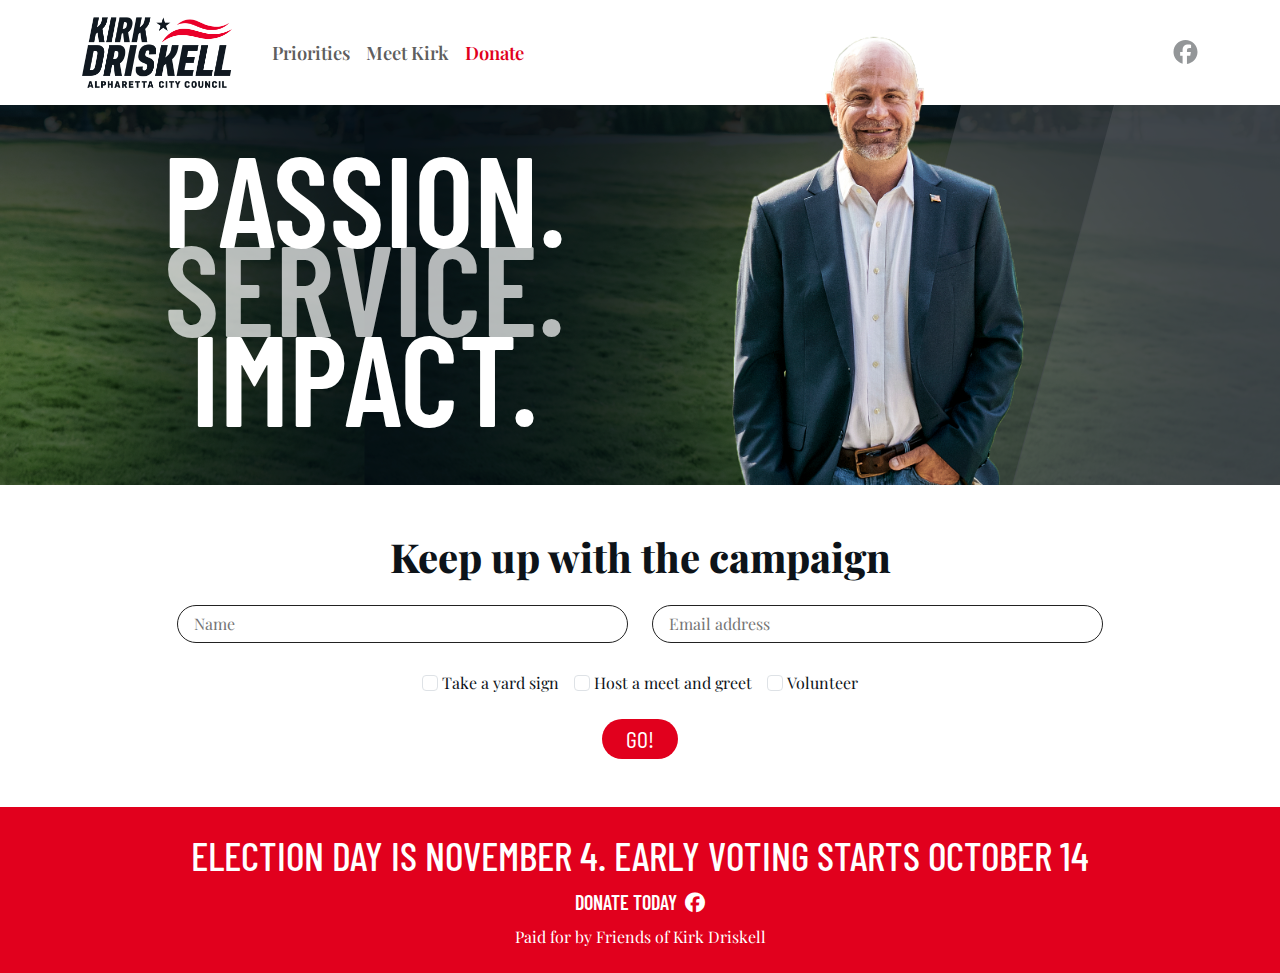
<file: index.html>
<!DOCTYPE html>
<html lang="en">

<head>

    <meta charset="UTF-8">
    <meta name="viewport" content="width=device-width, initial-scale=1.0">
    <meta name="description"
        content="Kirk Driskell for Alpharetta City Council - Learn more about Kirk's commitment to Alpharetta and how he's giving back through service.">
    <meta name="keywords"
        content="Kirk Driskell, Alpharetta City Council, Alpharetta City Council Campaign, Alpharetta Leadership, City Council Service">
    <meta name="author" content="Kirk Driskell">
    <meta name="robots" content="index, follow">
    <link rel="icon" type="image/png" href="images/logo.png">

    <link rel="stylesheet" href="https://cdnjs.cloudflare.com/ajax/libs/font-awesome/6.4.2/css/all.min.css">

    <title>Kirk Driskell - Alpharetta City Council</title>
    <link href="https://cdn.jsdelivr.net/npm/bootstrap@5.3.0/dist/css/bootstrap.min.css" rel="stylesheet">
    <link rel="stylesheet" href="css/style.css">
</head>

<body>
    <div class="position-relative">
        <header class="bg-white position-relative">
            <nav class="navbar navbar-expand-lg navbar-light">
                <div class="container py-1">
                    <!-- Logo -->
                    <a class="navbar-brand" href="index.html">
                        <img src="images/logo.png" alt="Kirk Driskell Logo" class="logo">
                    </a>

                    <!-- Toggler for mobile -->
                    <button class="navbar-toggler" type="button" data-bs-toggle="collapse"
                        data-bs-target="#navbarAboutLinks" aria-controls="navbarAboutLinks" aria-expanded="false"
                        aria-label="Toggle navigation">
                        <span class="navbar-toggler-icon"></span>
                    </button>

                    <!-- Links and Facebook icon -->
                    <div class="collapse navbar-collapse justify-content-between" id="navbarAboutLinks">
                        <!-- About Us Links -->
                        <ul class="navbar-nav ms-3">
                            <li class="nav-item">
                                <a class="nav-link" href="priorities.html">Priorities</a>
                            </li>
                            <li class="nav-item">
                                <a class="nav-link" href="meet-kirk.html">Meet Kirk</a>
                            </li>
                            <li class="nav-item">
                                <a class="nav-link text-red"
                                    href="https://secure.anedot.com/friends-for-kirk-driskell/donate"
                                    target="_blank">Donate</a>
                            </li>
                        </ul>

                        <!-- Facebook Icon -->
                        <a href="https://www.facebook.com/driskellforcouncil/" target="_blank"
                            class="facebook-icon ms-auto d-flex align-items-center">
                            <svg xmlns="http://www.w3.org/2000/svg" viewBox="0 0 512 512" width="24" height="24">
                                <path
                                    d="M512 256C512 114.6 397.4 0 256 0S0 114.6 0 256C0 376 82.7 476.8 194.2 504.5V334.2H141.4V256h52.8V222.3c0-87.1 39.4-127.5 125-127.5c16.2 0 44.2 3.2 55.7 6.4V172c-6-.6-16.5-1-29.6-1c-42 0-58.2 15.9-58.2 57.2V256h83.6l-14.4 78.2H287V510.1C413.8 494.8 512 386.9 512 256z" />
                            </svg>
                        </a>
                    </div>
                </div>
            </nav>
        </header>

        <section class="hero-section hero-section-mobile" style="display: none;">
            <div class="container">
                <div class="d-flex pt-5 pb-4">
                    <div class="hero-para-col">
                        <p class="hero-para">
                            <span>PASSION.</span>
                            <span>SERVICE.</span>
                            <span>IMPACT.</span>
                        </p>
                    </div>

                </div>

            </div>
        </section>


        <div class="headshot-wrapper">
            <img src="images/kirkhead.png" alt="Kirk Driskell" class="img-fluid headshot">
        </div>


        <section class="hero-section hero-section-desktop">
            <div class="container-fluid">
                <div class="d-flex py-5">
                    <div class="hero-para-col">
                        <p class="hero-para">
                            <span>PASSION.</span>
                            <span>SERVICE.</span>
                            <span>IMPACT.</span>
                        </p>
                    </div>

                </div>

            </div>
        </section>


    </div>



    <!-- form section -->
    <div>
        <div class="container py-5">
            <h2 class="form-heading mb-4">Keep up with the campaign</h2>
            <div class="row">
                <div class="col-md-10 col-sm-11 mx-auto">
                    <form action="#">
                        <div class="row">
                            <div class="col-sm-6">
                                <input type="text" placeholder="Name" name="Name" class="input-text" required>
                            </div>
                            <div class="col-sm-6">
                                <input type="email" placeholder="Email address" name="Email" class="input-text"
                                    required>
                            </div>



                            <div class="col-sm-12 my-3 checkbox-row">

                                <div class="mb-2 checkbox-wrapper">
                                    <input type="checkbox" class="form-check-input custom-check" id="yardSignCheck">
                                    <label class="form-check-label custom-label" for="yardSignCheck">Take a yard
                                        sign</label>
                                </div>

                                <div class="mb-2 checkbox-wrapper">
                                    <input type="checkbox" class="form-check-input custom-check" id="hostEvent">
                                    <label class="form-check-label custom-label" for="hostEvent">
                                        Host a meet and greet
                                    </label>
                                </div>

                                <div class="mb-2 checkbox-wrapper">
                                    <input type="checkbox" class="form-check-input custom-check" id="volunteerCheck">
                                    <label class="form-check-label custom-label" for="volunteerCheck">Volunteer</label>
                                </div>

                            </div>


                            <div class="col-12  text-center">
                                <button type="submit" class="btn-red ">GO!</button>
                            </div>

                        </div>
                    </form>
                </div>
            </div>
        </div>
    </div>




    <footer style="background-color: #E1001D;">
        <div class="container text-center py-4">
            <h1>ELECTION DAY IS NOVEMBER 4. EARLY VOTING STARTS OCTOBER 14</h1>

            <div class="my-2">
                <a class="text-white text-decoration-none me-1"
                    href="https://secure.anedot.com/friends-for-kirk-driskell/donate" target="_blank">DONATE TODAY</a>

                <a href="https://www.facebook.com/driskellforcouncil/" target="_blank"
                    class="text-white text-decoration-none">
                    <i class="fa-brands fa-facebook"></i>
                </a>
            </div>

            <p class="mb-0 text-white" style="font-weight: 300;">Paid for by Friends of Kirk Driskell</p>

        </div>
    </footer>


    <!-- Page Loader -->
    <div id="page-loader">
        <div class="spinner"></div>
    </div>

    <style>
        #page-loader {
            position: fixed;
            top: 0;
            left: 0;
            width: 100%;
            height: 100%;
            background-color: #fff;
            z-index: 9999;
            display: flex;
            justify-content: center;
            align-items: center;
            transition: opacity 0.5s ease;
        }

        #page-loader.fade-out {
            opacity: 0;
            pointer-events: none;
        }

        .spinner {
            border: 6px solid #f3f3f3;
            border-top: 6px solid #E1001D;
            border-radius: 50%;
            width: 50px;
            height: 50px;
            animation: spin 1s linear infinite;
        }

        @keyframes spin {
            0% {
                transform: rotate(0deg);
            }

            100% {
                transform: rotate(360deg);
            }
        }
    </style>

    <script>
        window.addEventListener("load", function () {
            setTimeout(function () {
                const loader = document.getElementById("page-loader");
                if (loader) {
                    loader.classList.add("fade-out");
                    setTimeout(() => {
                        loader.style.display = "none";
                    }, 500); // match CSS transition duration
                }
            }, 500); // delay before fade starts
        });
    </script>


    <script src="https://cdn.jsdelivr.net/npm/bootstrap@5.3.0/dist/js/bootstrap.bundle.min.js"></script>


    <script id="ratufa_loader" src="https://www.ratufa.io/c/ld.js?f=ab5yixbu&n=n1.ratufa.io"></script>

    <style>
        .ratufa-popup-title {
            display: none !important;
        }

        .ratufa-overlay {
            z-index: 1000 !important;
        }
    </style>

</body>

</html>
</file>
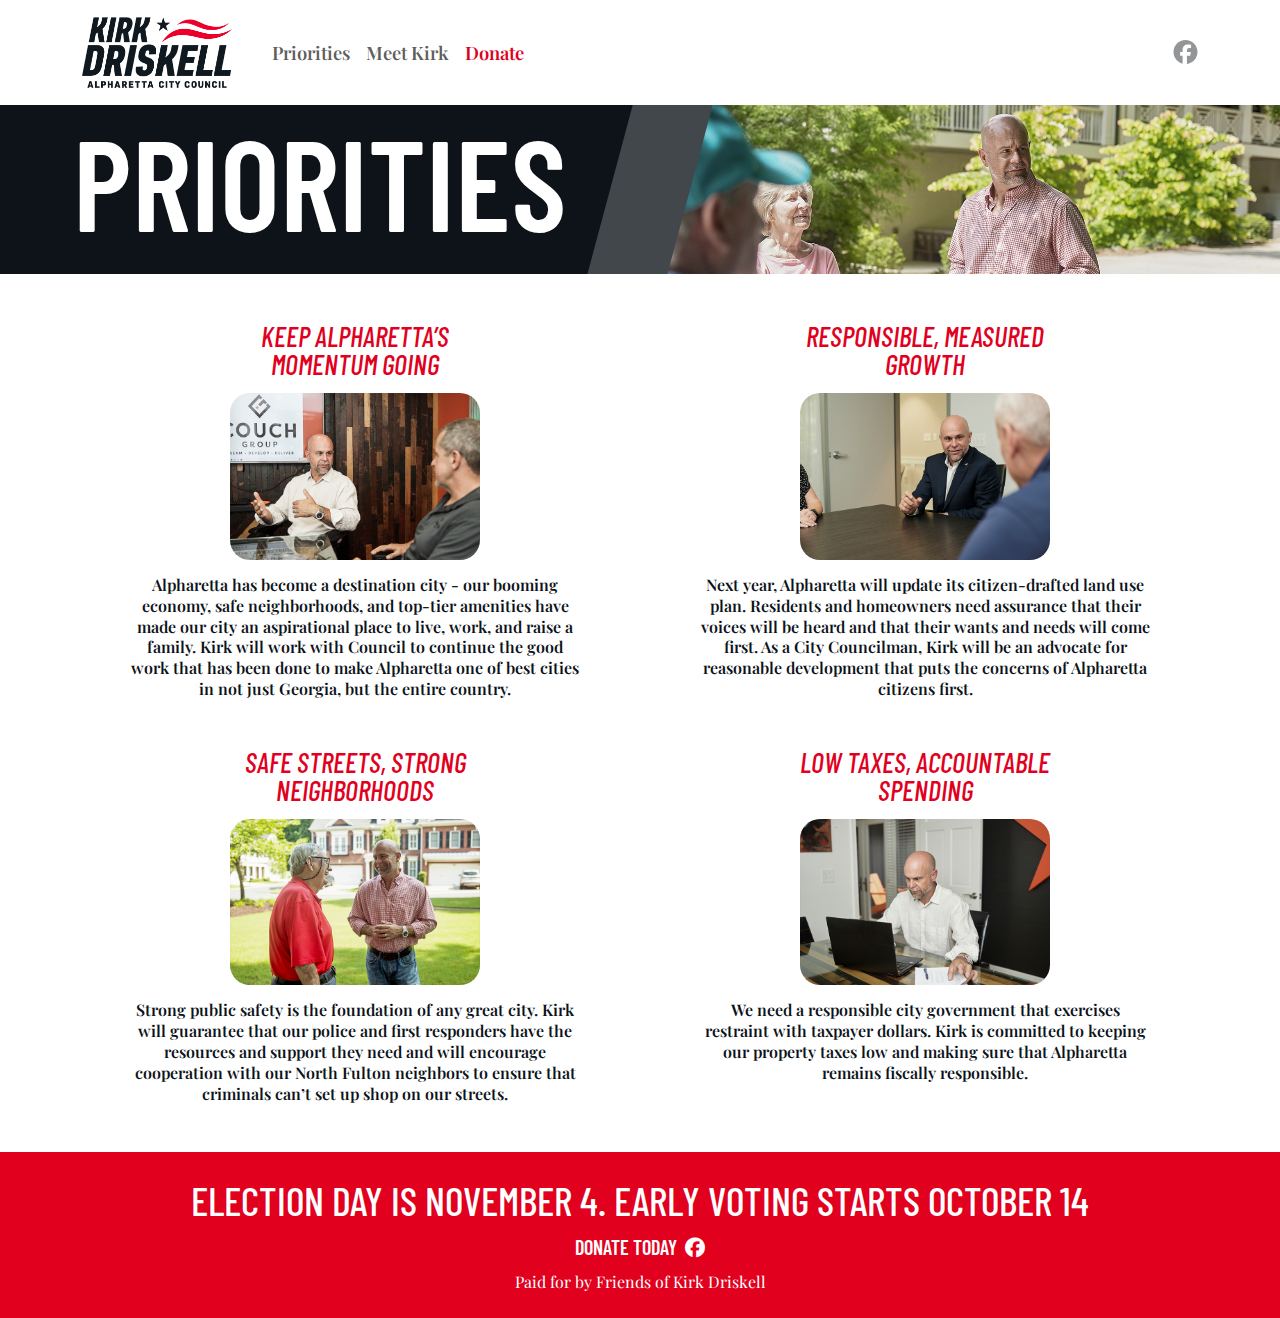
<file: priorities.html>
<!DOCTYPE html>
<html lang="en">

<head>

    <meta charset="UTF-8">
    <meta name="viewport" content="width=device-width, initial-scale=1.0">
    <meta name="description"
        content="Kirk Driskell for Alpharetta City Council - Learn more about Kirk's commitment to Alpharetta and how he's giving back through service.">
    <meta name="keywords"
        content="Kirk Driskell, Alpharetta City Council, Alpharetta City Council Campaign, Alpharetta Leadership, City Council Service">
    <meta name="author" content="Kirk Driskell">
    <meta name="robots" content="index, follow">
    <link rel="icon" type="image/png" href="images/logo.png">

    <link rel="stylesheet" href="https://cdnjs.cloudflare.com/ajax/libs/font-awesome/6.4.2/css/all.min.css">

    <title>Kirk Driskell - Alpharetta City Council</title>
    <link href="https://cdn.jsdelivr.net/npm/bootstrap@5.3.0/dist/css/bootstrap.min.css" rel="stylesheet">
    <link rel="stylesheet" href="css/style.css">
</head>

<body>
    <div class="position-relative">
        <header class="bg-white position-relative">
            <nav class="navbar navbar-expand-lg navbar-light">
                <div class="container py-1">
                    <!-- Logo -->
                    <a class="navbar-brand" href="index.html">
                        <img src="images/logo.png" alt="Kirk Driskell Logo" class="logo">
                    </a>

                    <!-- Toggler for mobile -->
                    <button class="navbar-toggler" type="button" data-bs-toggle="collapse"
                        data-bs-target="#navbarAboutLinks" aria-controls="navbarAboutLinks" aria-expanded="false"
                        aria-label="Toggle navigation">
                        <span class="navbar-toggler-icon"></span>
                    </button>

                    <!-- Links and Facebook icon -->
                    <div class="collapse navbar-collapse justify-content-between" id="navbarAboutLinks">
                        <!-- About Us Links -->
                        <ul class="navbar-nav ms-3">
                            <li class="nav-item">
                                <a class="nav-link" href="priorities.html">Priorities</a>
                            </li>
                            <li class="nav-item">
                                <a class="nav-link" href="meet-kirk.html">Meet Kirk</a>
                            </li>
                            <li class="nav-item">
                                <a class="nav-link text-red"
                                    href="https://secure.anedot.com/friends-for-kirk-driskell/donate"
                                    target="_blank">Donate</a>
                            </li>
                        </ul>

                        <!-- Facebook Icon -->
                        <a href="https://www.facebook.com/driskellforcouncil/" target="_blank"
                            class="facebook-icon ms-auto d-flex align-items-center">
                            <svg xmlns="http://www.w3.org/2000/svg" viewBox="0 0 512 512" width="24" height="24">
                                <path
                                    d="M512 256C512 114.6 397.4 0 256 0S0 114.6 0 256C0 376 82.7 476.8 194.2 504.5V334.2H141.4V256h52.8V222.3c0-87.1 39.4-127.5 125-127.5c16.2 0 44.2 3.2 55.7 6.4V172c-6-.6-16.5-1-29.6-1c-42 0-58.2 15.9-58.2 57.2V256h83.6l-14.4 78.2H287V510.1C413.8 494.8 512 386.9 512 256z" />
                            </svg>
                        </a>
                    </div>
                </div>
            </nav>
        </header>

        <section class="hero-section hero-section-mobile" style="display: none;">
            <div class="container">
                <div class="d-flex pt-5 pb-4">
                    <div class="hero-para-col">
                        <p class="hero-para hero-para2">
                            <span>PRIORITIES</span>
                        </p>
                    </div>

                </div>




            </div>

            <img src="images/priorities-header2.png" alt="Kirk Driskell" class="img-fluid headshot">
        </section>




        <section class="hero-section hero-section-desktop hero-priorities no-before-after">
            <div class="container-fluid p-0">
                <div class="d-flex">
                    <div class="hero-para-col hero-page-header hero-page-header-priorities">
                        <p class="hero-para">
                            <span>PRIORITIES</span>
                        </p>
                    </div>



                </div>

            </div>
        </section>


    </div>



    <!-- text section -->


    <div class="container">
        <div class="row pt-5">
            <div class="col-md-5 col-sm-5 mx-auto text-center pb-5 pb-sm-0">
                <h3 class="text-red heading2">
                    <i>KEEP ALPHARETTA’S MOMENTUM GOING</i>
                </h3>

                <img src="images/1.png" alt="Kirk" class="priorities-image">

                <p class="m-0" style="line-height: 1.3;">Alpharetta has become a destination city - our booming economy,
                    safe neighborhoods, and top-tier amenities have made our city an aspirational place to live, work,
                    and raise a family. Kirk will work with Council to continue the good work that has been done to make
                    Alpharetta one of best cities in not just Georgia, but the entire country.</p>
            </div>
            <div class="col-md-5 col-sm-5 mx-auto text-center">
                <h3 class="text-red heading2">
                    <i>RESPONSIBLE, MEASURED GROWTH</i>
                </h3>

                <img src="images/2.png" alt="Kirk" class="priorities-image">

                <p class="m-0" style="line-height: 1.3;">Next year, Alpharetta will update its citizen-drafted land use
                    plan. Residents and homeowners need assurance that their voices will be heard and that their wants
                    and needs will come first. As a City Councilman, Kirk will be an advocate for reasonable development
                    that puts the concerns of Alpharetta citizens first.</p>
            </div>
        </div>

        <div class="row py-5">
            <div class="col-md-5 col-sm-5 mx-auto text-center pb-5 pb-sm-0">
                <h3 class="text-red heading2">
                    <i>SAFE STREETS, STRONG NEIGHBORHOODS</i>
                </h3>

                <img src="images/3.png" alt="Kirk" class="priorities-image">

                <p class="m-0" style="line-height: 1.3;">Strong public safety is the foundation of any great city. Kirk
                    will guarantee that our police and first responders have the resources and support they need and
                    will encourage cooperation with our North Fulton neighbors to ensure that criminals can’t set up
                    shop on our streets.</p>
            </div>
            <div class="col-md-5 col-sm-5 mx-auto text-center">
                <h3 class="text-red heading2">
                    <i>LOW TAXES, ACCOUNTABLE SPENDING</i>
                </h3>

                <img src="images/4.png" alt="Kirk" class="priorities-image">

                <p class="m-0" style="line-height: 1.3;">We need a responsible city government that exercises restraint
                    with taxpayer dollars. Kirk is committed to keeping our property taxes low and making sure that
                    Alpharetta remains fiscally responsible.</p>
            </div>
        </div>
    </div>



    <footer style="background-color: #E1001D;">
        <div class="container text-center py-4">
            <h1>ELECTION DAY IS NOVEMBER 4. EARLY VOTING STARTS OCTOBER 14</h1>

            <div class="my-2">
                <a class="text-white text-decoration-none me-1"
                    href="https://secure.anedot.com/friends-for-kirk-driskell/donate" target="_blank">DONATE TODAY</a>

                <a href="https://www.facebook.com/driskellforcouncil/" target="_blank"
                    class="text-white text-decoration-none">
                    <i class="fa-brands fa-facebook"></i>
                </a>
            </div>

            <p class="mb-0 text-white" style="font-weight: 300;">Paid for by Friends of Kirk Driskell</p>

        </div>
    </footer>



    <!-- Page Loader -->
    <div id="page-loader">
        <div class="spinner"></div>
    </div>

    <style>
        #page-loader {
            position: fixed;
            top: 0;
            left: 0;
            width: 100%;
            height: 100%;
            background-color: #fff;
            z-index: 9999;
            display: flex;
            justify-content: center;
            align-items: center;
            transition: opacity 0.5s ease;
        }

        #page-loader.fade-out {
            opacity: 0;
            pointer-events: none;
        }

        .spinner {
            border: 6px solid #f3f3f3;
            border-top: 6px solid #E1001D;
            border-radius: 50%;
            width: 50px;
            height: 50px;
            animation: spin 1s linear infinite;
        }

        @keyframes spin {
            0% {
                transform: rotate(0deg);
            }

            100% {
                transform: rotate(360deg);
            }
        }
    </style>

    <script>
        window.addEventListener("load", function () {
            setTimeout(function () {
                const loader = document.getElementById("page-loader");
                if (loader) {
                    loader.classList.add("fade-out");
                    setTimeout(() => {
                        loader.style.display = "none";
                    }, 500); // match CSS transition duration
                }
            }, 500); // delay before fade starts
        });
    </script>


    <script src="https://cdn.jsdelivr.net/npm/bootstrap@5.3.0/dist/js/bootstrap.bundle.min.js"></script>
</body>

</html>
</file>
<file: css/style.css>
@import url('https://fonts.googleapis.com/css2?family=Barlow+Condensed:ital,wght@1,700&family=Playfair+Display:wght@400..900&display=swap');

/* General Styling */
body {
    font-family: "Playfair Display", serif;
    font-weight: 600;
    font-style: normal;
    color: #0D1319;
    margin: 0;
    padding: 0;
    box-sizing: border-box;
}

.facebook-icon svg {
    width: 25px;
    fill: #939698;
    transition: 0.3s;
}

.facebook-icon:hover svg {
    fill: #101820;
}

img {
    max-width: 100%;
}

.image-radius {
    border-radius: 50px;
}

.logo {
    max-width: 150px;
}

.nav-link {
    font-size: 1.15rem !important;
}

.hero-section {
    background-color: #0D1319;
    position: relative;
    overflow-x: hidden;
}

.hero-section.hero-section-desktop {
    background-image: url(../images/hero-bg.png);
    background-size: auto 100%;
    background-position: center right;
}

.hero-para {
    text-align: center;
    color: #fff;
    position: relative;
    font-family: 'Barlow Condensed';
    font-style: normal;
    font-wieght: bold;
}

.hero-para span {
    display: block;
    position: relative;
    z-index: 2;
    font-size: 10vw;
    line-height: 0.7;
}

.hero-para span:nth-child(2) {
    opacity: 0.7;
}

.hero-section::before,
.hero-section::after {
    content: '';
    position: absolute;
    top: 0;
    right: -12%;
    width: 25%;
    height: 100%;
    transform: skewX(-15deg);
    transform-origin: top right;
    z-index: 0;
    opacity: 0.6;
}

.hero-section::before {
    background-color: #5D6165;
}

.hero-section::after {
    background-color: #42474C;
    right: 12.9%;
    width: 12%;
}

.hero-para-col {
    width: 55vw;
}

.hero-page-header {
    background-color: #0D1319;
    padding: 2rem 0;
    position: relative;
}

.hero-section.hero-meet {
    background-color: #fff;
    background-image: url(../images/bg2.png);
    background-size: 70% auto;
    background-position: center right;
    background-repeat: no-repeat;
}

.hero-section.hero-priorities {
    background-color: #fff;
    background-image: url(../images/priorities-header.png);
    background-size: 50% auto;
    background-position: 100% 15%;
    background-repeat: no-repeat;
}

.hero-page-header {
    width: 50vw;
}

.hero-page-header::after {
    content: "";
    position: absolute;
    background-color: #0D1319;
    width: 100px;
    height: 100%;
    -ms-transform: skewX(-15deg);
    -webkit-transform: skewX(-15deg);
    transform: skewX(-15deg);
    top: 0;
    right: -50px;
}

.hero-page-header.hero-page-header-priorities::after {
    content: "";
    position: absolute;
    background-color: #42474c;
    width: 80px;
}

.no-before-after::after,
.no-before-after::before {
    content: none !important;
}

.btn-wrapper {
    position: relative;
    width: 50vw;
}

.text-red {
    color: #E1001D !important;
}

.hero-btn {
    position: absolute;
    right: 15%;
    bottom: 0;
    background: #fff;
    color: #E1001D;
    font-family: "Barlow Condensed", serif;
    font-weight: 700;
    font-style: italic;
    line-height: 1.1;
    font-size: 2.5rem;
    z-index: 2;
    text-decoration: none !important;
    border-radius: 40px;
    padding: 0.9rem 2.5rem;
    box-shadow: 1px 1px 2px #0000006e;
    transition: 0.4s;
}

.hero-btn:hover {
    background: #E1001D;
    color: #fff;
}

.headshot-wrapper {
    position: absolute;
    width: 23vw;
    bottom: 0;
    right: 20%;
    z-index: 1;
}

.headshot-wrapper.headshot-meet {
    width: 35vw;
    right: 9%;
}

@media (min-width: 1400px) {
    .headshot-wrapper {
        width: 21vw;
    }

    .headshot-wrapper.headshot-meet {
        width: 32vw;
        right: 9%;
    }
}


.form-heading {
    color: #0D1319;
    text-align: center;
    font-weight: 800;
    font-size: 2.5rem;
}

input.input-text {
    width: 100%;
    border: 1px solid #222;
    color: #222;
    outline: none !important;
    box-shadow: none !important;
    border-radius: 20px !important;
    padding: 0.35rem 0.5rem;
    padding-left: 1rem;
    margin-bottom: 0.75rem;
}

.checkbox-row {
    display: flex;
    justify-content: center;
    gap: 15px;
    font-weight: 400;
    user-select: none;
}

.custom-check {
    box-shadow: none !important;
}

.btn-red {
    text-decoration: none;
    color: #fff;
    font-size: 1.5rem;
    background: #E1001D;
    border: none !important;
    border-radius: 20px;
    font-family: 'Barlow Condensed';
    font-style: normal;
    font-wieght: bold;
    box-shadow: none !important;
    padding: 0.5rem 1.5rem;
    transition: 0.3s;
    line-height: 1;
}

/* section 2 */
.para2 {
    font-size: 1.43rem;
    line-height: 1.2;
}


/* priorities page */

.heading2 {
    font-family: "Barlow Condensed", serif;
    font-size: 1.75rem;
    text-align: center;
    line-height: 1;
    max-width: 250px;
    margin: auto;
}

.priorities-image {
    max-width: 250px;
    display: block;
    border-radius: 20px;
    margin: 15px auto;
}

@media (min-width: 1400px) {
    
.heading2 {
    max-width: 350px;
}

.priorities-image {
    max-width: 350px;
}
}

/* footer */

footer h1,
footer a {
    font-family: 'Barlow Condensed';
    font-style: normal;
    font-wieght: bold;
    color: #fff;
}

footer a {
    font-size: 1.25rem;
}

.headshot-btn-wrapper {
    display: none;
}

/* Responsive Design */
@media (max-width: 992px) {
    .hero-para {
        font-size: 2.6vw;
    }

    .hero-btn {
        right: 0;
    }
}


@media (max-width: 768px) {
    .footer-para {
        padding: 0 0.5rem;
        text-align: center;
    }

    .hero-btn {
        font-size: 1.75rem;
        padding: 0.4rem 1.5rem;
    }

    .hero-para {
        font-size: 2vw;
    }

    .block-quote svg {
        width: 20px;
    }
}


@media (max-width: 567px) {
    header>div.justify-content-between.py-3 {
        justify-content: center !important;
        padding-top: 2rem !important;
        padding-bottom: 2rem !important;
    }

    .facebook-icon {
        display: none !important;
    }

    .navbar-nav.ms-3 {
        margin-left: 0 !important;
        text-align: center;
    }

    .navbar-toggler {
        border: none !important;
        outline: none !important;
        box-shadow: none !important;
    }

    .nav-link {
        font-size: 1.35rem !important;
    }

    .headshot-wrapper {
        position: relative;
        width: 100%;
        right: auto;
        bottom: auto;
        background: #0D1319;
    }

    .headshot-meet-mobile {
        display: block !important;
    }

    .hero-section-mobile {
        display: block !important;
    }

    .hero-section-desktop,
    .headshot-meet {
        display: none !important;
    }

    .hero-section::before,
    .hero-section::after {
        content: none !important;
    }

    .hero-para span {
        font-size: 20vw;
    }

    .hero-para.hero-para2 span {
        font-size: 15vw;
    }

    .btn-wrapper {
        display: none;
    }

    .hero-btn {
        font-size: 1.75rem;
        padding: 0.4rem 1.5rem;
        right: 50%;
        transform: translateX(50%);
        bottom: -25px;
    }

    .hero-para-col {
        width: 100%;
    }

    .hero-para {
        font-size: 2.1rem;
        padding: 0 1rem;
    }

    .checkbox-row {
        flex-direction: column;
    }

    .headshot-btn-wrapper {
        display: block;
    }

    .block-quote {
        position: absolute;
        left: -5px;
        top: -10vw;
    }

    .block-quote svg {
        width: 8vw;
    }

footer h1{
font-size: 1.5rem;
}

}
</file>
